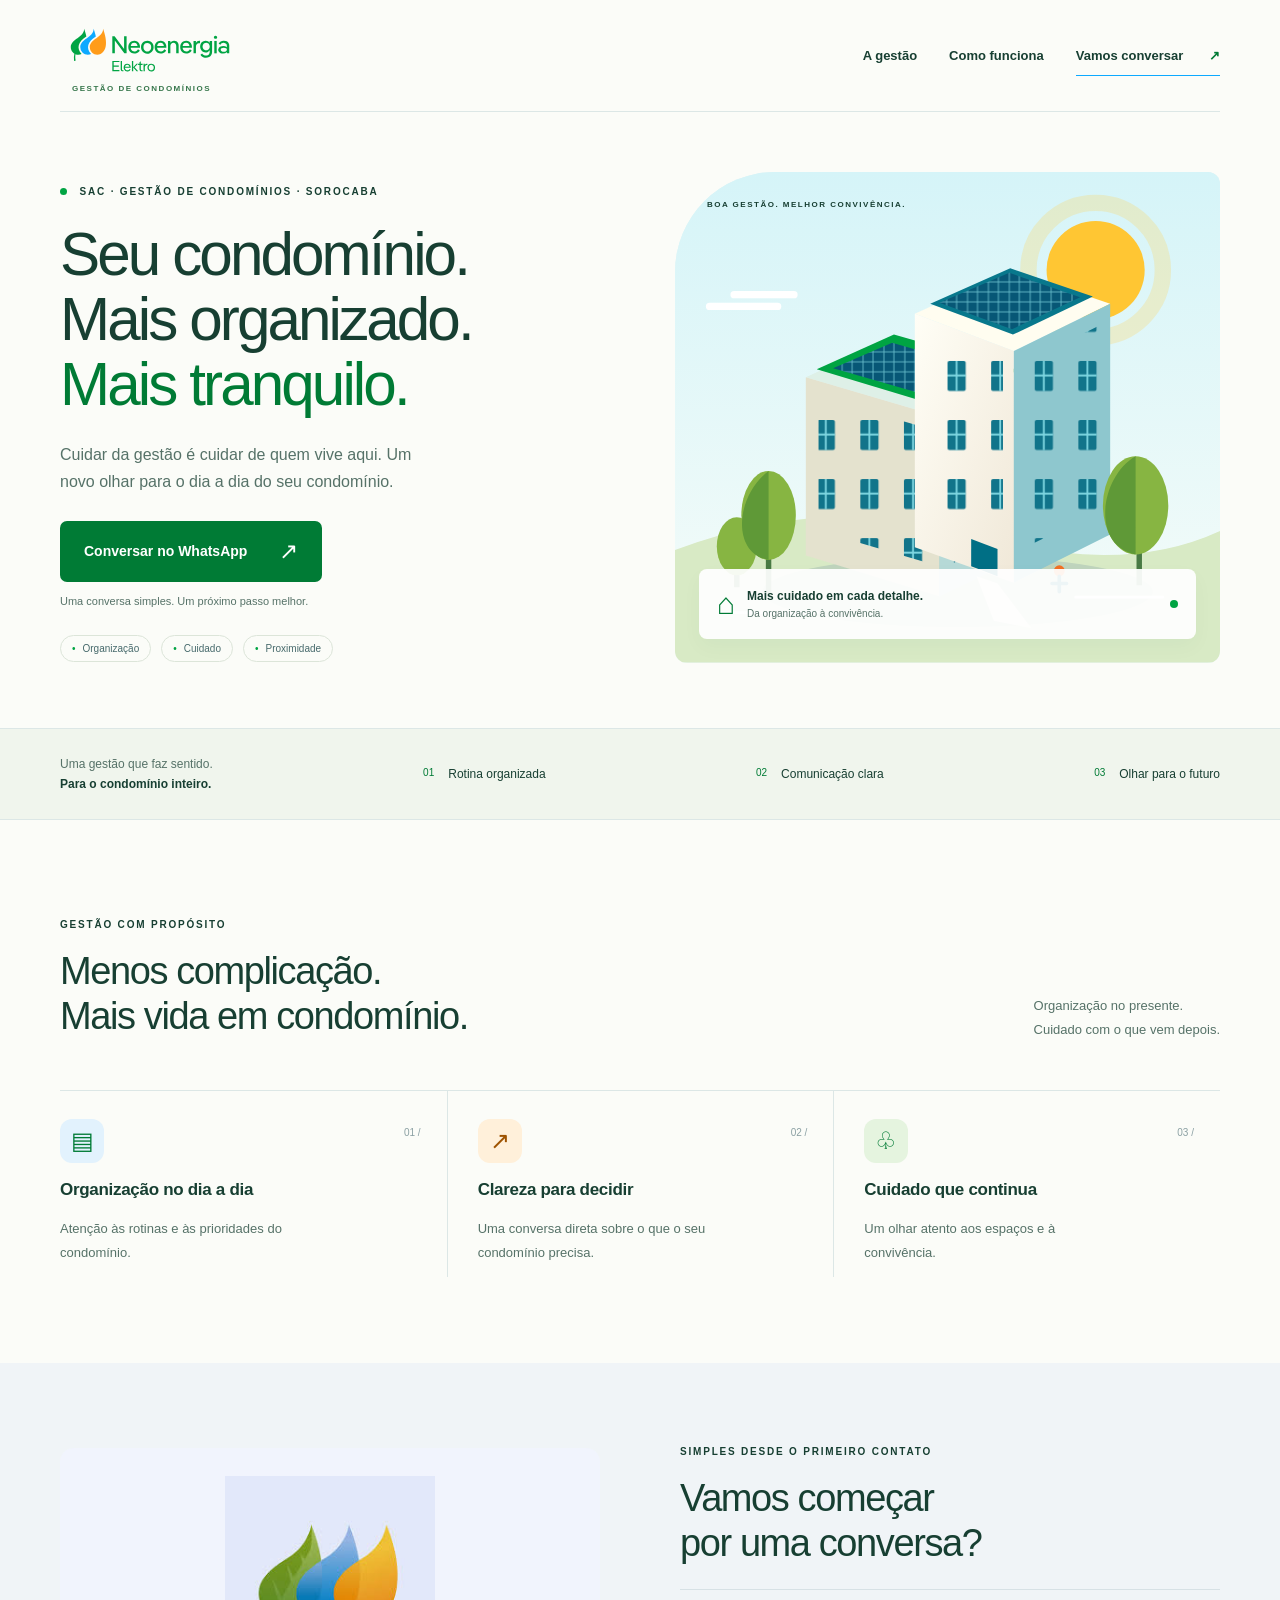
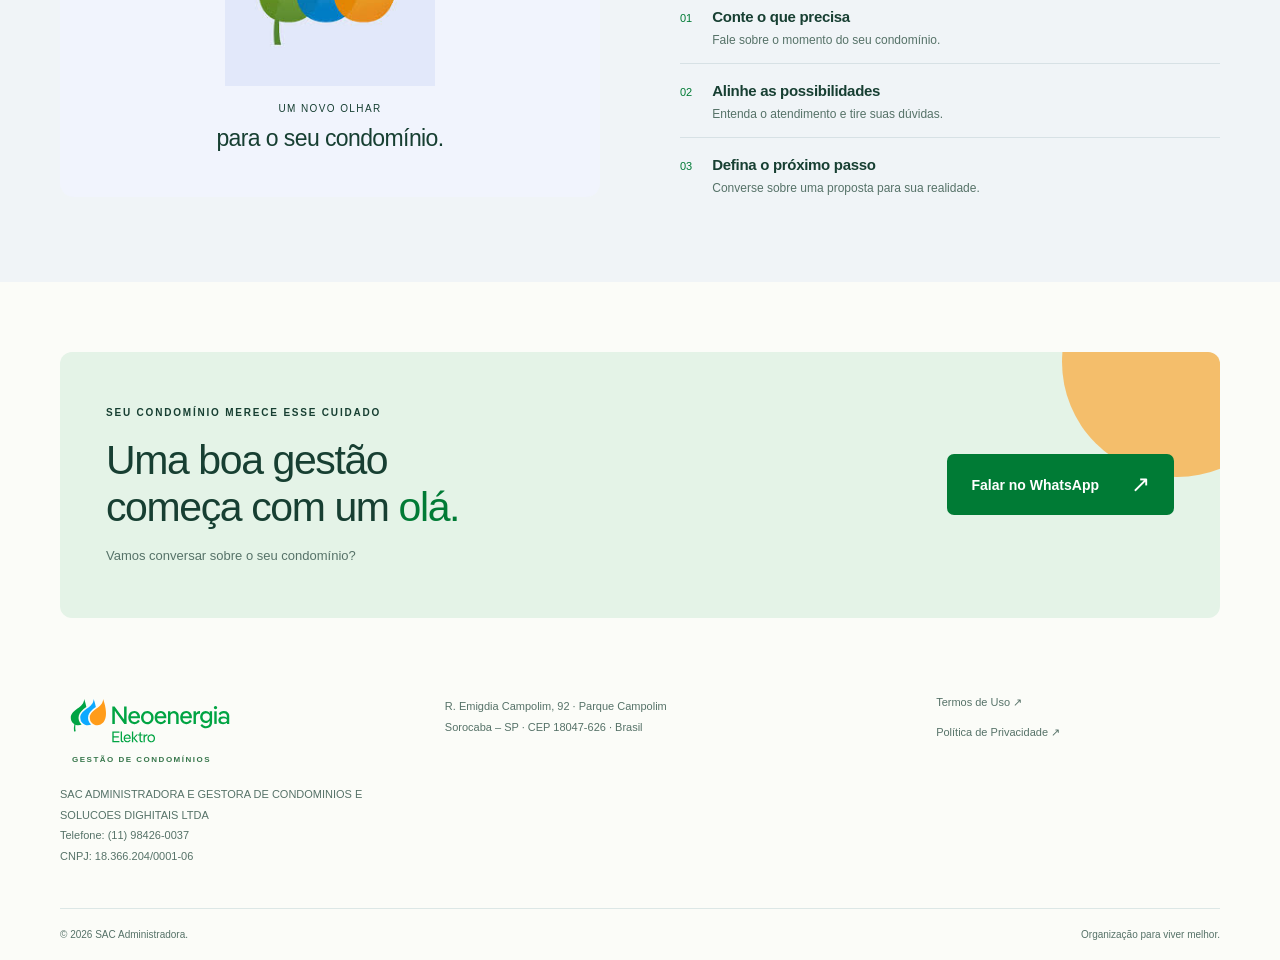
<file: index.html>
<!doctype html>
<html lang="pt-BR"><head><meta charset="utf-8"><meta name="viewport" content="width=device-width,initial-scale=1"><meta name="theme-color" content="#00a443"><meta name="description" content="Gestão de condomínios em Sorocaba. Mais organização, cuidado e tranquilidade para a vida em condomínio."><title>SAC • Gestão de Condomínios em Sorocaba</title><link rel="stylesheet" href="style.css"><!-- Google tag (gtag.js) -->
<script async src="https://www.googletagmanager.com/gtag/js?id=AW-16759195248"></script>
<script>
window.dataLayer = window.dataLayer || [];
function gtag(){dataLayer.push(arguments);}
gtag('js', new Date());
gtag('config', 'AW-16759195248');
</script>
  <!-- Event snippet for NOVAAAAA conversion page -->
<script>
  gtag('event', 'conversion', {
      'send_to': 'AW-16759195248/6EBPCLXq8rMdEPCMtLc-',
      'value': 1.0,
      'currency': 'BRL'
  });
</script>

<script src="app.js" defer></script></head>
<body><a class="skip" href="#conteudo">Pular para o conteúdo</a>
<header class="header wrap"><a class="brand" href="index.html" aria-label="Página inicial"><img src="logo-header.svg" width="180" height="64" alt="Neoenergia Elektro"><span>GESTÃO DE CONDOMÍNIOS</span></a><nav aria-label="Principal"><a href="#gestao">A gestão</a><a href="#como-funciona">Como funciona</a><a class="nav-contact" href="#contato">Vamos conversar <span>↗</span></a></nav></header>
<main id="conteudo"><section class="hero wrap"><div class="hero-copy"><p class="eyebrow"><span></span> SAC · GESTÃO DE CONDOMÍNIOS · SOROCABA</p><h1>Seu condomínio.<br>Mais organizado.<br><em>Mais tranquilo.</em></h1><p class="intro">Cuidar da gestão é cuidar de quem vive aqui. Um novo olhar para o dia a dia do seu condomínio.</p><a class="button whatsapp" href="https://wa.me/message/UBT3PMMM5UJTE1" target="_blank" rel="noopener noreferrer">Conversar no WhatsApp <span aria-hidden="true">↗</span></a><p class="micro">Uma conversa simples. Um próximo passo melhor.</p><div class="hero-tags"><span>Organização</span><span>Cuidado</span><span>Proximidade</span></div></div>
<div class="art" role="img" aria-label="Ilustração de condomínio com árvores, sol e painéis solares no telhado"><div class="art-label">BOA GESTÃO. MELHOR CONVIVÊNCIA.</div><svg viewBox="0 0 600 540" xmlns="http://www.w3.org/2000/svg" aria-hidden="true"><defs><linearGradient id="sky" x2="0" y2="1"><stop stop-color="#d5f4f8"/><stop offset="1" stop-color="#f6fcf9"/></linearGradient><linearGradient id="front" x2="1" y2="1"><stop stop-color="#fffef6"/><stop offset="1" stop-color="#f0e8d8"/></linearGradient><pattern id="windows" width="48" height="65" patternUnits="userSpaceOnUse"><rect x="12" y="13" width="20" height="33" rx="2" fill="#11748a"/><path d="M22 13v33M12 29h20" stroke="#7ed6e1" stroke-width="2"/></pattern><pattern id="solar" width="23" height="22" patternUnits="userSpaceOnUse"><rect width="23" height="22" fill="#075776"/><path d="M0 0h23v22H0zM11 0v22M0 11h23" fill="none" stroke="#65bbc9" stroke-width="1"/></pattern></defs><rect width="600" height="540" fill="url(#sky)"/><circle cx="463" cy="108" r="54" fill="#ffc633"/><circle cx="463" cy="108" r="74" fill="none" stroke="#ffcd4c" stroke-opacity=".25" stroke-width="18"/><path d="M38 148h75m-48-13h66M383 206h88" stroke="white" stroke-width="8" stroke-linecap="round"/><path d="M0 416q170-64 330-17t270-4v145H0" fill="#d8eac5"/><ellipse cx="311" cy="462" rx="215" ry="39" fill="#bfd4bd"/><path d="M144 226l98-45 143 42-94 46z" fill="#def0e7"/><path d="M144 226l147 43v198l-147-45z" fill="#e4e2ce"/><path d="M291 269l94-46v199l-94 45z" fill="#b6d9d7"/><path d="M158 247l116 34v148l-116-34z" fill="url(#windows)"/><path d="M307 279l62-31v151l-62 31z" fill="url(#windows)"/><path d="M156 217l85-38 137 39-86 40z" fill="#00a443"/><path d="M174 216l65-28 111 32-65 28z" fill="url(#solar)"/><path d="M264 156l106-48 109 37-106 52z" fill="#fffdf0"/><path d="M264 156l109 41v255l-109-39z" fill="url(#front)"/><path d="M373 197l106-52v254l-106 53z" fill="#8ec7ce"/><path d="M276 174l85 31v196l-85-31z" fill="url(#windows)"/><path d="M388 208l77-38v204l-77 38z" fill="url(#windows)"/><path d="M281 145l88-39 91 31-88 42z" fill="#08788c"/><path d="M291 144l77-33 78 27-75 35z" fill="url(#solar)"/><path d="M326 404l29 11v30l-29-11z" fill="#006f85"/><path d="M332 445l23 8 37 49-41-8z" fill="#f7f3e6"/><g stroke="#497a44" stroke-width="6"><path d="M103 405v64m408-73v59M68 423v34"/></g><g fill="#87b542"><ellipse cx="103" cy="378" rx="30" ry="49"/><ellipse cx="507" cy="367" rx="36" ry="54"/><ellipse cx="68" cy="412" rx="22" ry="32"/></g><g fill="#5f9937"><path d="M103 329v98c-41-7-37-70 0-98M507 313v108c-49-9-40-85 0-108"/></g><path d="M50 485h107m284-17h96" stroke="#fff" stroke-width="3" stroke-linecap="round"/><circle cx="423" cy="439" r="6" fill="#f27123"/><path d="M423 445v17m-8-9h16" stroke="#006f85" stroke-width="4" stroke-linecap="round"/></svg><div class="art-note"><span class="note-icon">⌂</span><div><strong>Mais cuidado em cada detalhe.</strong><span>Da organização à convivência.</span></div><span class="note-dot"></span></div></div></section>
<section class="benefit-strip"><div class="wrap strip-inner"><p>Uma gestão que faz sentido.<br><strong>Para o condomínio inteiro.</strong></p><span>01 <b>Rotina organizada</b></span><span>02 <b>Comunicação clara</b></span><span>03 <b>Olhar para o futuro</b></span></div></section>
<section id="gestao" class="section wrap"><div class="section-heading"><div><p class="eyebrow">GESTÃO COM PROPÓSITO</p><h2>Menos complicação.<br>Mais vida em condomínio.</h2></div><p>Organização no presente.<br>Cuidado com o que vem depois.</p></div><div class="services"><article><span class="service-icon blue">▤</span><span class="count">01 /</span><h3>Organização no dia a dia</h3><p>Atenção às rotinas e às prioridades do condomínio.</p></article><article><span class="service-icon orange">↗</span><span class="count">02 /</span><h3>Clareza para decidir</h3><p>Uma conversa direta sobre o que o seu condomínio precisa.</p></article><article><span class="service-icon green">♧</span><span class="count">03 /</span><h3>Cuidado que continua</h3><p>Um olhar atento aos espaços e à convivência.</p></article></div></section>
<section id="como-funciona" class="steps-section"><div class="wrap steps-layout"><div class="nature"><img src="elemento-natural.jpeg" width="225" height="225" alt="Folhas em verde, azul e amarelo, representando natureza e energia"><p>UM NOVO OLHAR<br><strong>para o seu condomínio.</strong></p></div><div><p class="eyebrow">SIMPLES DESDE O PRIMEIRO CONTATO</p><h2>Vamos começar<br>por uma conversa?</h2><ol class="steps"><li><span>01</span><div><h3>Conte o que precisa</h3><p>Fale sobre o momento do seu condomínio.</p></div></li><li><span>02</span><div><h3>Alinhe as possibilidades</h3><p>Entenda o atendimento e tire suas dúvidas.</p></div></li><li><span>03</span><div><h3>Defina o próximo passo</h3><p>Converse sobre uma proposta para sua realidade.</p></div></li></ol></div></div></section>
<section id="contato" class="wrap contact"><div><p class="eyebrow">SEU CONDOMÍNIO MERECE ESSE CUIDADO</p><h2>Uma boa gestão<br>começa com um <em>olá.</em></h2><p>Vamos conversar sobre o seu condomínio?</p></div><a class="button whatsapp" href="https://wa.me/message/UBT3PMMM5UJTE1" target="_blank" rel="noopener noreferrer">Falar no WhatsApp <span aria-hidden="true">↗</span></a><div class="contact-sun" aria-hidden="true"></div></section></main>
<footer class="footer wrap"><div><a class="brand" href="index.html"><img src="logo-header.svg" width="170" height="61" alt="Neoenergia Elektro"><span>GESTÃO DE CONDOMÍNIOS</span></a><p>SAC ADMINISTRADORA E GESTORA DE CONDOMINIOS E SOLUCOES DIGHITAIS LTDA<br>Telefone: (11) 98426-0037<br>CNPJ: 18.366.204/0001-06</p></div><address>R. Emigdia Campolim, 92 · Parque Campolim<br>Sorocaba – SP · CEP 18047-626 · Brasil</address><div class="legal-links"><a href="termos.html">Termos de Uso ↗</a><a href="privacidade.html">Política de Privacidade ↗</a></div><div class="footer-bottom">© 2026 SAC Administradora.<span>Organização para viver melhor.</span></div></footer>
<div class="mobile-cta"><a class="button whatsapp" href="https://wa.me/message/UBT3PMMM5UJTE1" target="_blank" rel="noopener noreferrer">Conversar no WhatsApp <span aria-hidden="true">↗</span></a></div></body></html>
</file>
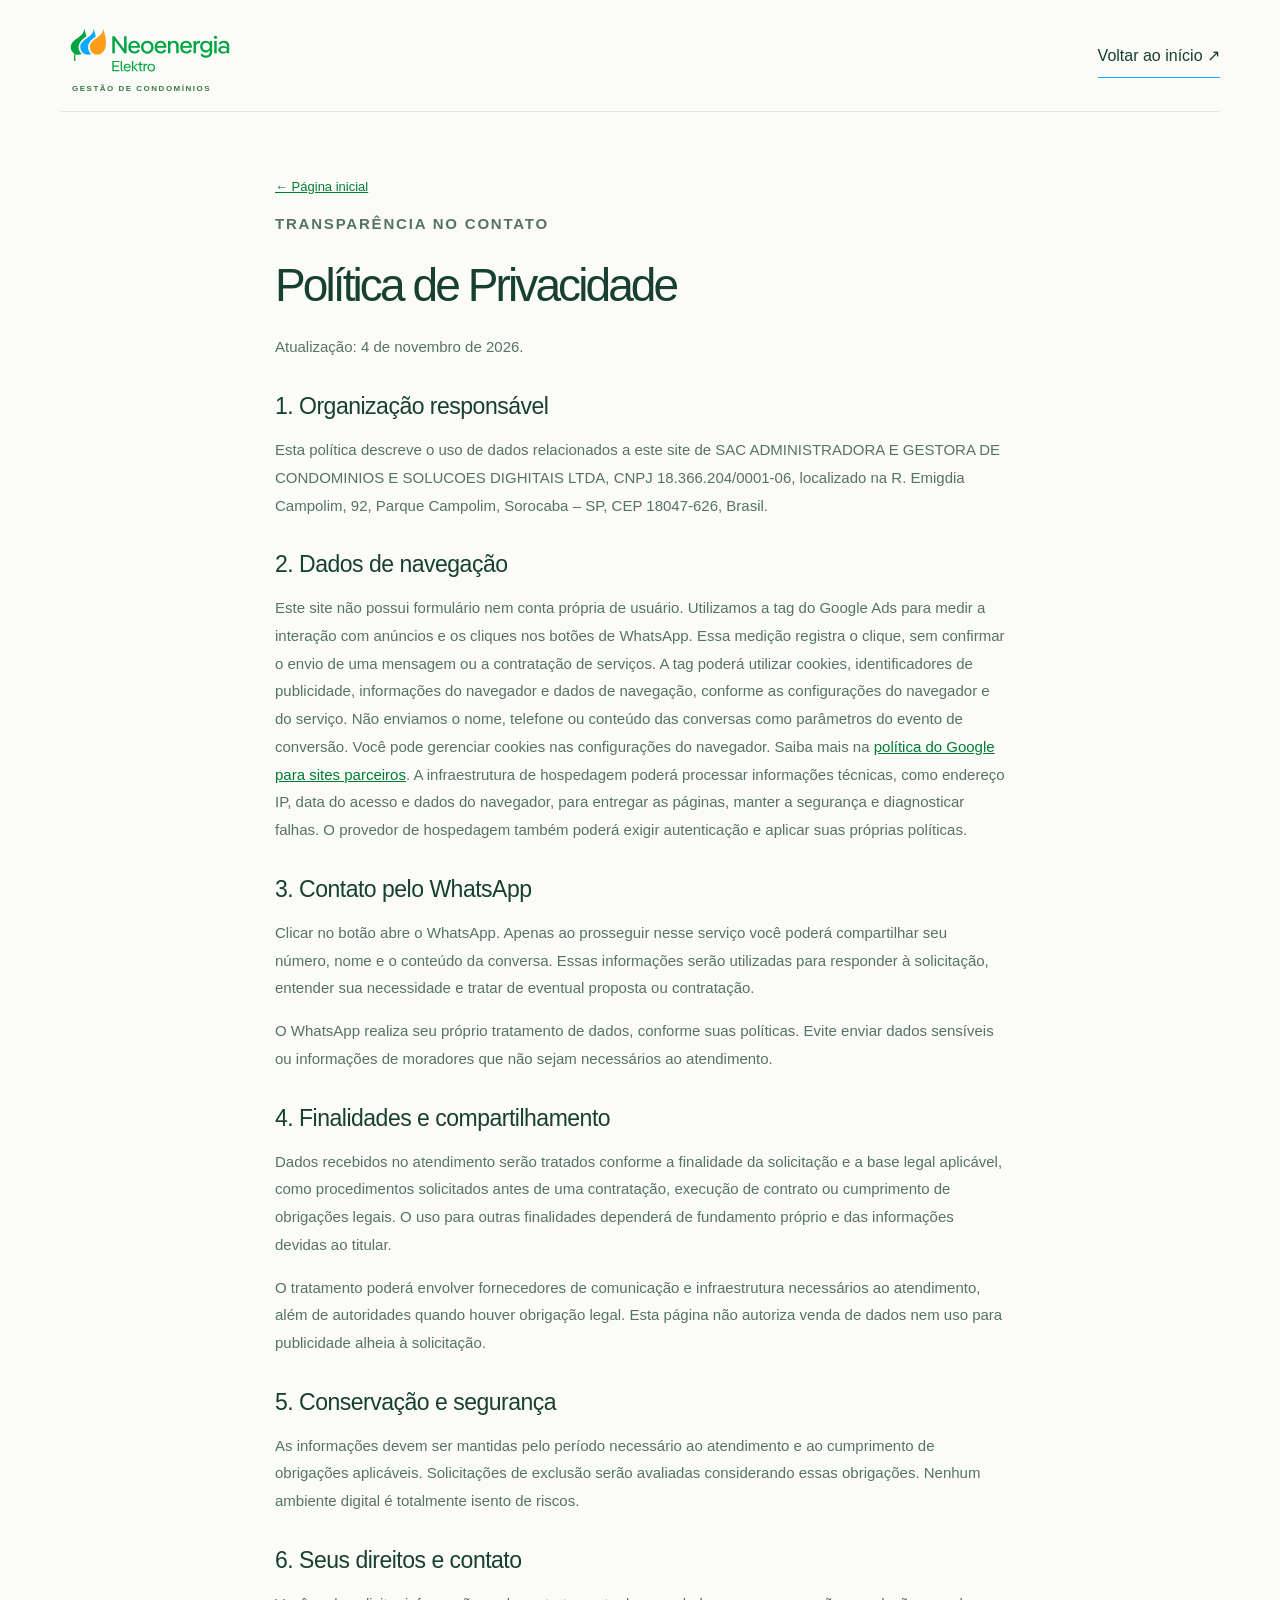
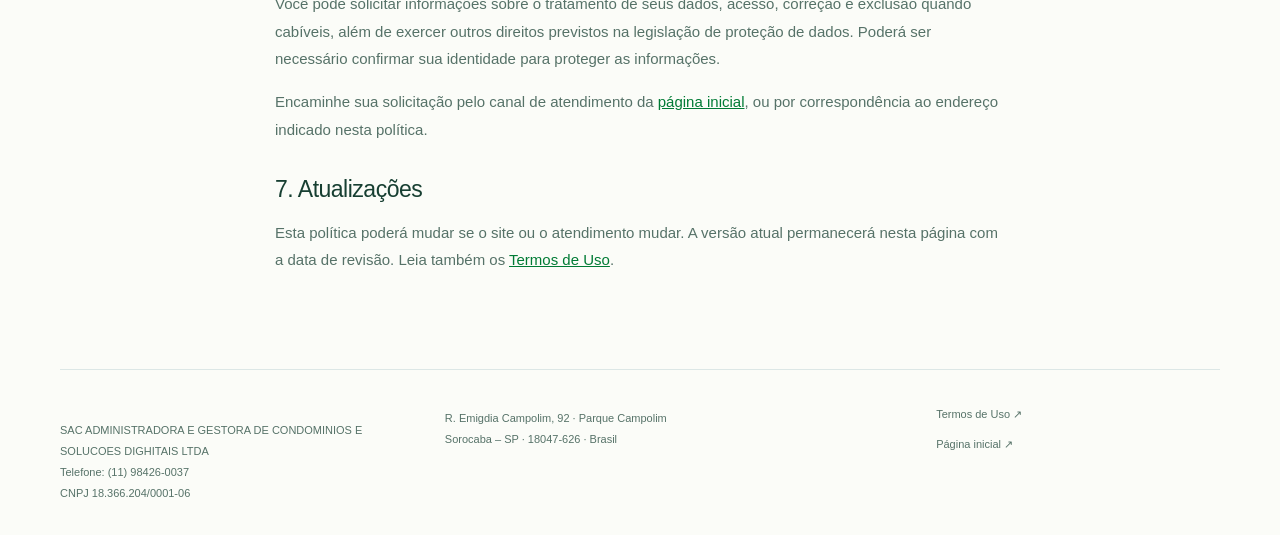
<file: privacidade.html>
<!doctype html><html lang="pt-BR"><head><meta charset="utf-8"><meta name="viewport" content="width=device-width,initial-scale=1"><meta name="theme-color" content="#00a443"><title>Política de Privacidade • SAC Administradora</title><link rel="stylesheet" href="style.css"><!-- Google tag (gtag.js) -->
<script async src="https://www.googletagmanager.com/gtag/js?id=AW-16759195248"></script>
<script>
window.dataLayer = window.dataLayer || [];
function gtag(){dataLayer.push(arguments);}
gtag('js', new Date());
gtag('config', 'AW-16759195248');
</script>
</head><body><header class="header wrap"><a class="brand" href="index.html"><img src="logo-header.svg" width="180" height="64" alt="Neoenergia Elektro"><span>GESTÃO DE CONDOMÍNIOS</span></a><a href="index.html" class="nav-contact">Voltar ao início ↗</a></header><main class="legal-main"><a class="back" href="index.html">← Página inicial</a><p class="eyebrow">TRANSPARÊNCIA NO CONTATO</p><h1>Política de Privacidade</h1><p>Atualização: 4 de novembro de 2026.</p><h2>1. Organização responsável</h2><p>Esta política descreve o uso de dados relacionados a este site de SAC ADMINISTRADORA E GESTORA DE CONDOMINIOS E SOLUCOES DIGHITAIS LTDA, CNPJ 18.366.204/0001-06, localizado na R. Emigdia Campolim, 92, Parque Campolim, Sorocaba – SP, CEP 18047-626, Brasil.</p><h2>2. Dados de navegação</h2><p>Este site não possui formulário nem conta própria de usuário. Utilizamos a tag do Google Ads para medir a interação com anúncios e os cliques nos botões de WhatsApp. Essa medição registra o clique, sem confirmar o envio de uma mensagem ou a contratação de serviços. A tag poderá utilizar cookies, identificadores de publicidade, informações do navegador e dados de navegação, conforme as configurações do navegador e do serviço. Não enviamos o nome, telefone ou conteúdo das conversas como parâmetros do evento de conversão. Você pode gerenciar cookies nas configurações do navegador. Saiba mais na <a href="https://policies.google.com/technologies/partner-sites?hl=pt-BR" target="_blank" rel="noopener noreferrer">política do Google para sites parceiros</a>. A infraestrutura de hospedagem poderá processar informações técnicas, como endereço IP, data do acesso e dados do navegador, para entregar as páginas, manter a segurança e diagnosticar falhas. O provedor de hospedagem também poderá exigir autenticação e aplicar suas próprias políticas.</p><h2>3. Contato pelo WhatsApp</h2><p>Clicar no botão abre o WhatsApp. Apenas ao prosseguir nesse serviço você poderá compartilhar seu número, nome e o conteúdo da conversa. Essas informações serão utilizadas para responder à solicitação, entender sua necessidade e tratar de eventual proposta ou contratação.</p><p>O WhatsApp realiza seu próprio tratamento de dados, conforme suas políticas. Evite enviar dados sensíveis ou informações de moradores que não sejam necessários ao atendimento.</p><h2>4. Finalidades e compartilhamento</h2><p>Dados recebidos no atendimento serão tratados conforme a finalidade da solicitação e a base legal aplicável, como procedimentos solicitados antes de uma contratação, execução de contrato ou cumprimento de obrigações legais. O uso para outras finalidades dependerá de fundamento próprio e das informações devidas ao titular.</p><p>O tratamento poderá envolver fornecedores de comunicação e infraestrutura necessários ao atendimento, além de autoridades quando houver obrigação legal. Esta página não autoriza venda de dados nem uso para publicidade alheia à solicitação.</p><h2>5. Conservação e segurança</h2><p>As informações devem ser mantidas pelo período necessário ao atendimento e ao cumprimento de obrigações aplicáveis. Solicitações de exclusão serão avaliadas considerando essas obrigações. Nenhum ambiente digital é totalmente isento de riscos.</p><h2>6. Seus direitos e contato</h2><p>Você pode solicitar informações sobre o tratamento de seus dados, acesso, correção e exclusão quando cabíveis, além de exercer outros direitos previstos na legislação de proteção de dados. Poderá ser necessário confirmar sua identidade para proteger as informações.</p><p>Encaminhe sua solicitação pelo canal de atendimento da <a href="index.html#contato">página inicial</a>, ou por correspondência ao endereço indicado nesta política.</p><h2>7. Atualizações</h2><p>Esta política poderá mudar se o site ou o atendimento mudar. A versão atual permanecerá nesta página com a data de revisão. Leia também os <a href="termos.html">Termos de Uso</a>.</p></main><footer class="footer wrap legal-footer"><p>SAC ADMINISTRADORA E GESTORA DE CONDOMINIOS E SOLUCOES DIGHITAIS LTDA<br>Telefone: (11) 98426-0037<br>CNPJ 18.366.204/0001-06</p><address>R. Emigdia Campolim, 92 · Parque Campolim<br>Sorocaba – SP · 18047-626 · Brasil</address><div class="legal-links"><a href="termos.html">Termos de Uso ↗</a><a href="index.html">Página inicial ↗</a></div></footer></body></html>
</file>
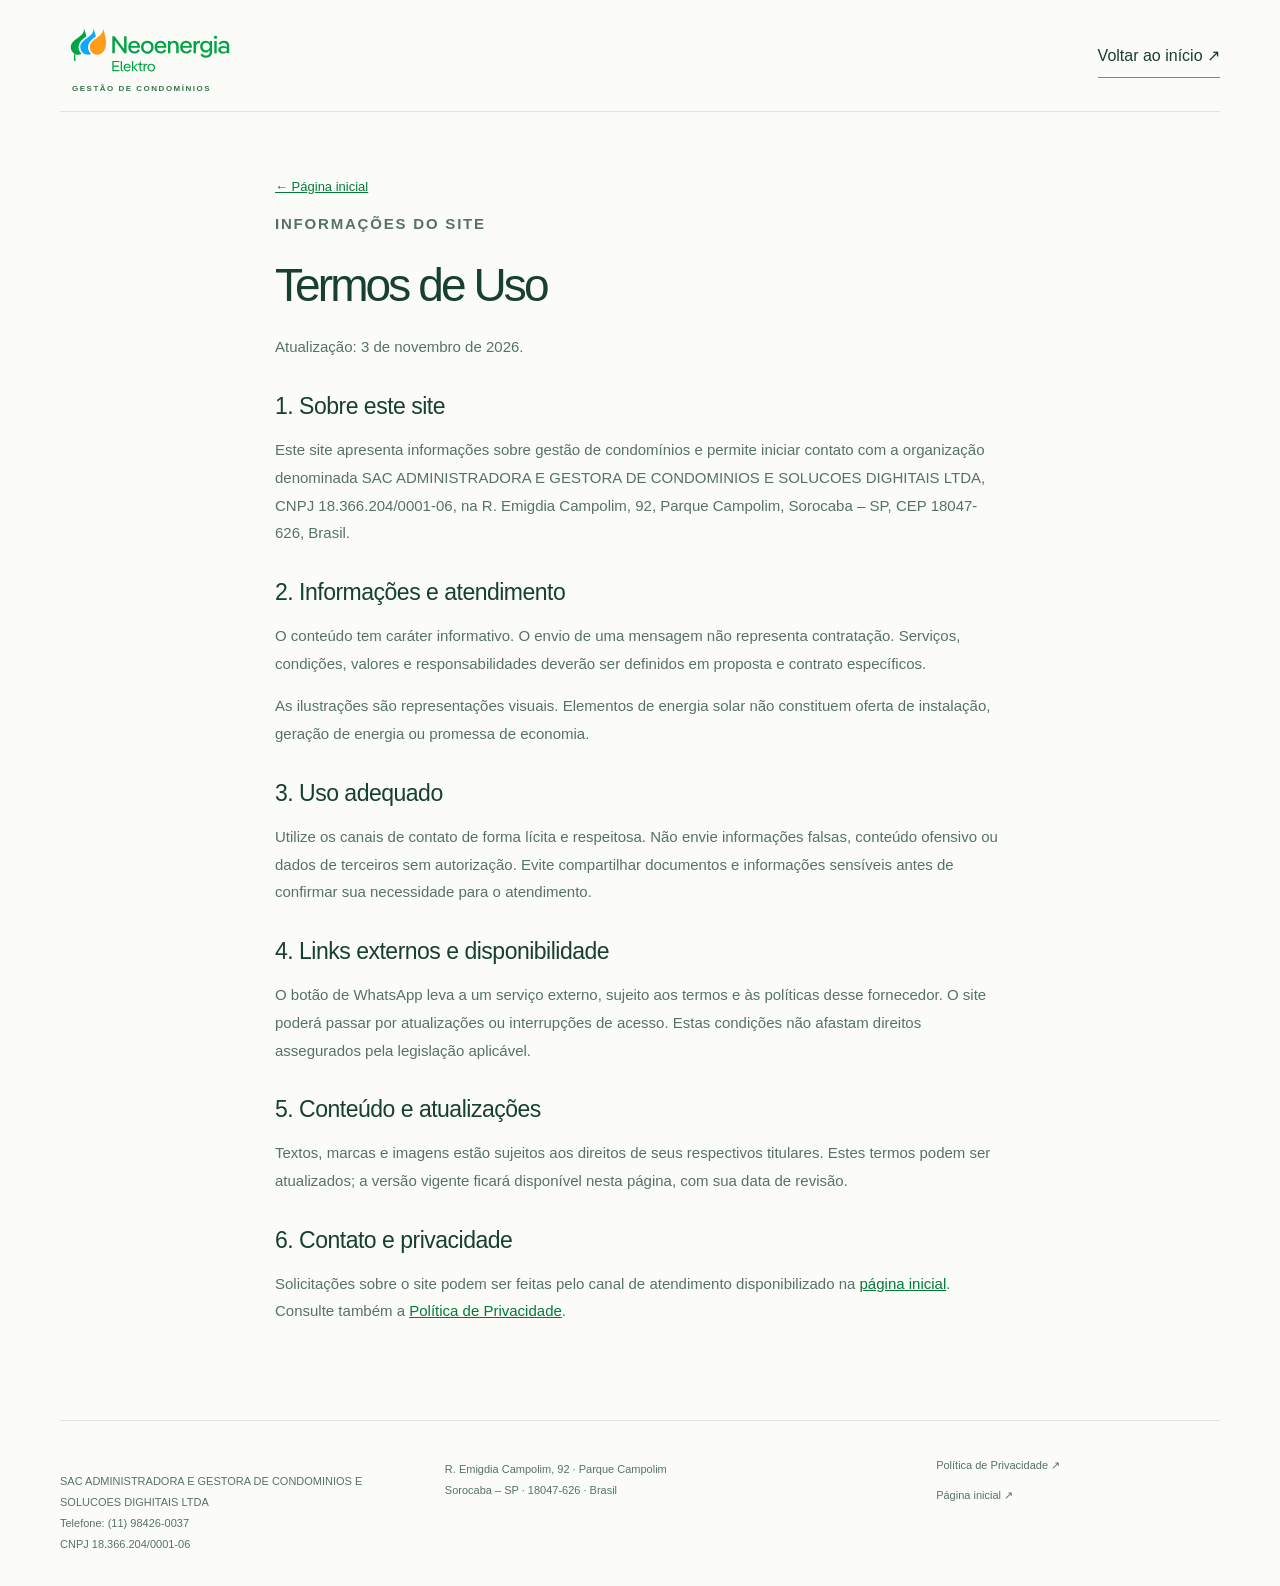
<file: termos.html>
<!doctype html><html lang="pt-BR"><head><meta charset="utf-8"><meta name="viewport" content="width=device-width,initial-scale=1"><meta name="theme-color" content="#00a443"><title>Termos de Uso • SAC Administradora</title><link rel="stylesheet" href="style.css"><!-- Google tag (gtag.js) -->
<script async src="https://www.googletagmanager.com/gtag/js?id=AW-16759195248"></script>
<script>
window.dataLayer = window.dataLayer || [];
function gtag(){dataLayer.push(arguments);}
gtag('js', new Date());
gtag('config', 'AW-16759195248');
</script>
</head><body><header class="header wrap"><a class="brand" href="index.html"><img src="logo-header.svg" width="180" height="64" alt="Neoenergia Elektro"><span>GESTÃO DE CONDOMÍNIOS</span></a><a href="index.html" class="nav-contact">Voltar ao início ↗</a></header><main class="legal-main"><a class="back" href="index.html">← Página inicial</a><p class="eyebrow">INFORMAÇÕES DO SITE</p><h1>Termos de Uso</h1><p>Atualização: 3 de novembro de 2026.</p><h2>1. Sobre este site</h2><p>Este site apresenta informações sobre gestão de condomínios e permite iniciar contato com a organização denominada SAC ADMINISTRADORA E GESTORA DE CONDOMINIOS E SOLUCOES DIGHITAIS LTDA, CNPJ 18.366.204/0001-06, na R. Emigdia Campolim, 92, Parque Campolim, Sorocaba – SP, CEP 18047-626, Brasil.</p><h2>2. Informações e atendimento</h2><p>O conteúdo tem caráter informativo. O envio de uma mensagem não representa contratação. Serviços, condições, valores e responsabilidades deverão ser definidos em proposta e contrato específicos.</p><p>As ilustrações são representações visuais. Elementos de energia solar não constituem oferta de instalação, geração de energia ou promessa de economia.</p><h2>3. Uso adequado</h2><p>Utilize os canais de contato de forma lícita e respeitosa. Não envie informações falsas, conteúdo ofensivo ou dados de terceiros sem autorização. Evite compartilhar documentos e informações sensíveis antes de confirmar sua necessidade para o atendimento.</p><h2>4. Links externos e disponibilidade</h2><p>O botão de WhatsApp leva a um serviço externo, sujeito aos termos e às políticas desse fornecedor. O site poderá passar por atualizações ou interrupções de acesso. Estas condições não afastam direitos assegurados pela legislação aplicável.</p><h2>5. Conteúdo e atualizações</h2><p>Textos, marcas e imagens estão sujeitos aos direitos de seus respectivos titulares. Estes termos podem ser atualizados; a versão vigente ficará disponível nesta página, com sua data de revisão.</p><h2>6. Contato e privacidade</h2><p>Solicitações sobre o site podem ser feitas pelo canal de atendimento disponibilizado na <a href="index.html#contato">página inicial</a>. Consulte também a <a href="privacidade.html">Política de Privacidade</a>.</p></main><footer class="footer wrap legal-footer"><p>SAC ADMINISTRADORA E GESTORA DE CONDOMINIOS E SOLUCOES DIGHITAIS LTDA<br>Telefone: (11) 98426-0037<br>CNPJ 18.366.204/0001-06</p><address>R. Emigdia Campolim, 92 · Parque Campolim<br>Sorocaba – SP · 18047-626 · Brasil</address><div class="legal-links"><a href="privacidade.html">Política de Privacidade ↗</a><a href="index.html">Página inicial ↗</a></div></footer></body></html>
</file>
<file: style.css>
:root{--ink:#173f32;--muted:#567268;--blue:#0da9ff;--deep:#007b35;--orange:#ff9c1a;--green:#00a443;--line:#dce7e6;--paper:#fbfcf8}*{box-sizing:border-box}html{scroll-behavior:smooth;scroll-padding-top:30px}body{margin:0;font-family:Arial,Helvetica,sans-serif;background:var(--paper);color:var(--ink);-webkit-font-smoothing:antialiased}a{color:inherit;text-decoration:none}button{font:inherit;cursor:pointer}button,a{-webkit-tap-highlight-color:transparent}button:focus-visible,a:focus-visible{outline:3px solid var(--orange);outline-offset:5px}.wrap{width:min(1160px,calc(100% - 80px));margin:auto}.skip{position:fixed;top:-100px;left:20px;background:#fff;padding:15px;z-index:20}.skip:focus{top:10px}.header{height:112px;display:flex;justify-content:space-between;align-items:center;border-bottom:1px solid var(--line)}.brand{display:inline-flex;flex-direction:column;gap:10px;align-items:flex-start}.brand img{display:block}.brand span{font-size:9px;letter-spacing:1.8px;font-weight:bold;color:#49727c}.header nav{display:flex;gap:32px;align-items:center;font-size:13px;font-weight:bold}.nav-contact{border-bottom:1px solid var(--blue);padding:12px 0}.nav-contact span{margin-left:22px;color:var(--deep)}.hero{display:grid;grid-template-columns:1.04fr 1fr;gap:48px;padding:60px 0 65px;align-items:center}.eyebrow{font-size:10px;letter-spacing:1.8px;font-weight:700;line-height:1.7}.eyebrow>span{display:inline-block;width:7px;height:7px;border-radius:50%;background:var(--green);margin-right:8px}h1{font-size:clamp(40px,4.7vw,61px);letter-spacing:-2.9px;line-height:1.08;font-weight:500;margin:23px 0}em{font-style:normal;color:var(--deep)}.intro{font-size:16px;line-height:1.7;max-width:360px;color:var(--muted);margin-bottom:26px}.button{display:inline-flex;gap:32px;align-items:center;justify-content:space-between;border:0;border-radius:7px;background:var(--deep);color:#fff;padding:19px 24px;font-weight:700;font-size:14px;min-height:54px;transition:background .2s,transform .2s}.button:hover{background:#00652c;transform:translateY(-2px)}.button span{font-size:23px;font-weight:400;line-height:1}.micro{font-size:11px;color:var(--muted);margin:13px 0 28px}.hero-tags{display:flex;gap:10px;font-size:10px;color:#476a6c}.hero-tags span{padding:7px 11px;border:1px solid #dce5d9;border-radius:20px}.hero-tags span:before{content:'•';color:var(--green);margin-right:7px}.art{position:relative;background:#e2f3f3;border-radius:100px 12px 12px 12px;overflow:hidden;isolation:isolate}.art svg{display:block;width:100%;height:auto}.art-label{position:absolute;left:32px;top:28px;font-size:8px;letter-spacing:1.5px;font-weight:bold;z-index:1}.art-note{position:absolute;bottom:24px;left:24px;right:24px;background:#ffffffed;padding:18px;display:flex;gap:12px;align-items:center;border-radius:8px;box-shadow:0 8px 20px #11475709}.note-icon{font-size:30px;color:var(--deep)}.art-note strong{display:block;font-size:12px}.art-note div>span{display:block;font-size:10px;margin-top:5px;color:var(--muted)}.note-dot{width:8px;height:8px;border-radius:50%;background:var(--green);margin-left:auto}.benefit-strip{border-block:1px solid var(--line);background:#f0f5ed}.strip-inner{display:flex;align-items:center;justify-content:space-between;gap:25px;padding-block:25px}.strip-inner p{font-size:12px;line-height:1.7;margin:0;color:var(--muted)}.strip-inner strong{color:var(--ink)}.strip-inner>span{display:flex;gap:14px;font-size:10px;color:var(--deep)}.strip-inner b{color:var(--ink);font-size:12px;font-weight:500}.section{padding-block:86px}.section-heading{display:flex;justify-content:space-between;align-items:flex-end;margin-bottom:36px}h2{font-size:38px;font-weight:500;letter-spacing:-1.4px;line-height:1.17;margin:16px 0}.section-heading>p{font-size:13px;line-height:1.8;color:var(--muted)}.services{display:grid;grid-template-columns:repeat(3,1fr);border-top:1px solid var(--line)}.services article{position:relative;padding:28px 30px 0 0}.services article+article{padding-left:30px;border-left:1px solid var(--line)}.service-icon{display:inline-grid;place-items:center;width:44px;height:44px;border-radius:12px;font-size:24px}.blue{color:var(--deep);background:#e2f2fd}.orange{color:#ba4b09;background:#fff0e1}.green{color:#567d24;background:#e9f1dc}.count{position:absolute;right:26px;top:36px;color:#8ba0a3;font-size:10px}h3{font-size:17px;font-weight:600;letter-spacing:-.3px}.services p{font-size:13px;line-height:1.8;color:var(--muted);max-width:255px}.steps-section{background:#f0f4f7;padding:70px 0}.steps-layout{display:grid;grid-template-columns:1fr 1fr;gap:80px;align-items:center}.nature{text-align:center;background:#f1f4fd;border-radius:14px;padding:28px 15px}.nature img{width:210px;height:210px;mix-blend-mode:multiply}.nature p{font-size:10px;letter-spacing:1.4px;line-height:1.8}.nature strong{font-size:23px;letter-spacing:-.6px;font-weight:500}.steps{list-style:none;padding:0;margin:24px 0 0}.steps li{display:flex;gap:20px;border-top:1px solid #d7e1e5;padding:18px 0 13px}.steps li>span{font-size:11px;color:var(--deep);padding-top:4px}.steps h3{margin:0 0 6px;font-size:15px}.steps p{font-size:12px;color:var(--muted);line-height:1.6;margin:0}.contact{position:relative;isolation:isolate;overflow:hidden;margin-block:70px;padding:42px 46px;display:flex;align-items:center;justify-content:space-between;background:#e4f3e7;border-radius:12px;gap:20px}.contact h2{font-size:41px}.contact p:not(.eyebrow){font-size:13px;color:var(--muted)}.contact-sun{position:absolute;z-index:-1;width:230px;height:230px;background:#ffce4b;border-radius:50%;right:-72px;top:-105px;opacity:.6}.footer{display:grid;grid-template-columns:1fr 1.3fr .8fr;gap:30px;font-size:11px;color:var(--muted);padding-bottom:20px}.footer p{line-height:1.9;margin-top:20px}.footer address{font-style:normal;line-height:1.9;padding-top:8px}.legal-links{display:flex;flex-direction:column;gap:17px;padding-top:8px}.legal-links a:hover{text-decoration:underline}.footer-bottom{grid-column:1/-1;display:flex;justify-content:space-between;border-top:1px solid var(--line);padding-top:20px;font-size:10px}.mobile-cta{display:none}dialog{border:1px solid var(--line);border-radius:16px;color:var(--ink);padding:34px;max-width:420px;width:calc(100% - 40px);box-shadow:0 20px 80px #173f3230}dialog::backdrop{background:#102f4180}dialog h2{font-size:30px}dialog p{font-size:14px;line-height:1.7;color:var(--muted)}.dialog-close{position:absolute;right:14px;top:10px;background:none;border:0;font-size:28px;color:var(--muted);width:44px;height:44px}.dialog-ok{margin-top:10px;width:100%;justify-content:center}.legal-main{max-width:780px;margin:auto;padding:65px 25px 80px}.legal-main h1{font-size:46px}.legal-main h2{font-size:23px;margin-top:32px;letter-spacing:-.5px}.legal-main p,.legal-main li{font-size:15px;line-height:1.85;color:var(--muted)}.legal-main a{text-decoration:underline;color:var(--deep)}.legal-main .back{font-size:13px}.legal-footer{border-top:1px solid var(--line);padding-top:30px}
@media(min-width:1400px){.hero{gap:75px}}@media(max-width:800px){.wrap{width:calc(100% - 40px)}.header{height:90px}.header nav{gap:18px}.header nav>a:not(.nav-contact){display:none}.brand img{width:114px;height:auto}.brand span{font-size:7px;letter-spacing:1.4px}.nav-contact{font-size:11px}.nav-contact span{margin-left:8px}.hero{gap:30px;padding-top:36px;grid-template-columns:1fr 1fr}h1{font-size:43px;letter-spacing:-2px}.eyebrow{font-size:9px;letter-spacing:1.2px}.intro{font-size:14px}.art-label{left:24px;font-size:7px;top:23px}.art-note{left:12px;right:12px;bottom:14px;padding:12px}.art-note strong{font-size:10px}.art-note div>span{font-size:9px}.note-icon{font-size:24px}.strip-inner{flex-wrap:wrap}.strip-inner p{flex:1 0 100%}.section{padding-block:55px}h2{font-size:32px}.section-heading{gap:20px}.services article{padding-right:16px}.services article+article{padding-left:16px}.services h3{font-size:15px}.count{right:12px}.steps-layout{gap:35px}.contact{padding:30px}.contact h2{font-size:34px}.footer{grid-template-columns:1fr 1fr}.legal-links{grid-column:2;grid-row:1}.footer address{grid-column:1/-1}.footer-bottom{gap:20px}}
@media(max-width:560px){body{padding-bottom:84px}.hero{grid-template-columns:1fr;padding-block:32px 30px;gap:28px}.hero .eyebrow{font-size:8px;letter-spacing:1.3px}h1{font-size:clamp(39px,10.8vw,55px);letter-spacing:-2.2px;margin:19px 0}.intro{max-width:340px;line-height:1.65;margin:0 0 22px}.hero-copy>.button{width:100%;justify-content:center;gap:26px}.micro{text-align:center;margin:11px 0 22px;font-size:10px}.hero-tags{justify-content:center}.art{border-top-left-radius:70px}.art svg{max-height:355px}.art-label{font-size:7px}.art-note{left:20px;right:20px;bottom:20px;padding:14px}.art-note strong{font-size:11px}.art-note div>span{font-size:10px}.strip-inner{gap:20px;padding-block:22px;justify-content:flex-start}.strip-inner p{font-size:12px}.strip-inner>span{gap:8px}.strip-inner b{font-size:10px}.section-heading{display:block;margin-bottom:27px}.section-heading>p{display:none}h2{font-size:31px;letter-spacing:-1.1px}.services{display:block}.services article,.services article+article{padding:22px 0;border:0;border-bottom:1px solid var(--line)}.services h3{margin:15px 0 8px;font-size:18px}.services p{max-width:300px;font-size:13px;margin:0}.count{top:36px;right:4px}.steps-section{padding:40px 0}.steps-layout{grid-template-columns:1fr;gap:30px}.nature{display:flex;align-items:center;padding:8px 20px;justify-content:center;gap:10px}.nature img{width:110px;height:110px}.nature p{text-align:left;font-size:8px;letter-spacing:1px}.nature strong{font-size:18px;letter-spacing:-.5px}.steps li{padding-block:18px}.contact{display:block;margin-block:40px;padding:28px 24px}.contact h2{font-size:34px}.contact .eyebrow{font-size:8px;max-width:210px}.contact .button{margin-top:15px;width:100%;justify-content:center;gap:25px}.footer{gap:24px 12px;font-size:10px}.legal-links{font-size:10px}.footer-bottom{flex-direction:column;gap:10px;font-size:9px}.mobile-cta{display:block;position:fixed;bottom:0;left:0;right:0;background:#fbfcf8f5;border-top:1px solid var(--line);padding:10px 20px max(10px,env(safe-area-inset-bottom));z-index:5;backdrop-filter:blur(10px)}.mobile-cta .button{width:100%;min-height:48px;padding:13px 20px;justify-content:center;gap:25px;font-size:13px}.legal-main{padding-top:35px}.legal-main h1{font-size:38px}.legal-main p,.legal-main li{font-size:14px}}
@media(prefers-reduced-motion:reduce){html{scroll-behavior:auto}.button{transition:none}}

/* Proporções da logo fornecida. */
.brand{gap:2px}.brand img{width:180px;height:auto}.brand span{padding-left:12px;font-size:8px;letter-spacing:1.5px;color:#36764b}.hero-tags span:before{color:#00a443}.orange{color:#9e5300;background:#fff0da}.green{color:#007b35;background:#e5f4df}.contact-sun{background:#ff9c1a}.note-dot{background:#00a443}@media(max-width:560px){.brand img{width:148px}.brand span{font-size:6px;letter-spacing:1.1px;padding-left:10px}.nav-contact{font-size:10px}}

.footer>div{min-width:0}.footer p{overflow-wrap:anywhere}.whatsapp{text-align:center}
</file>
